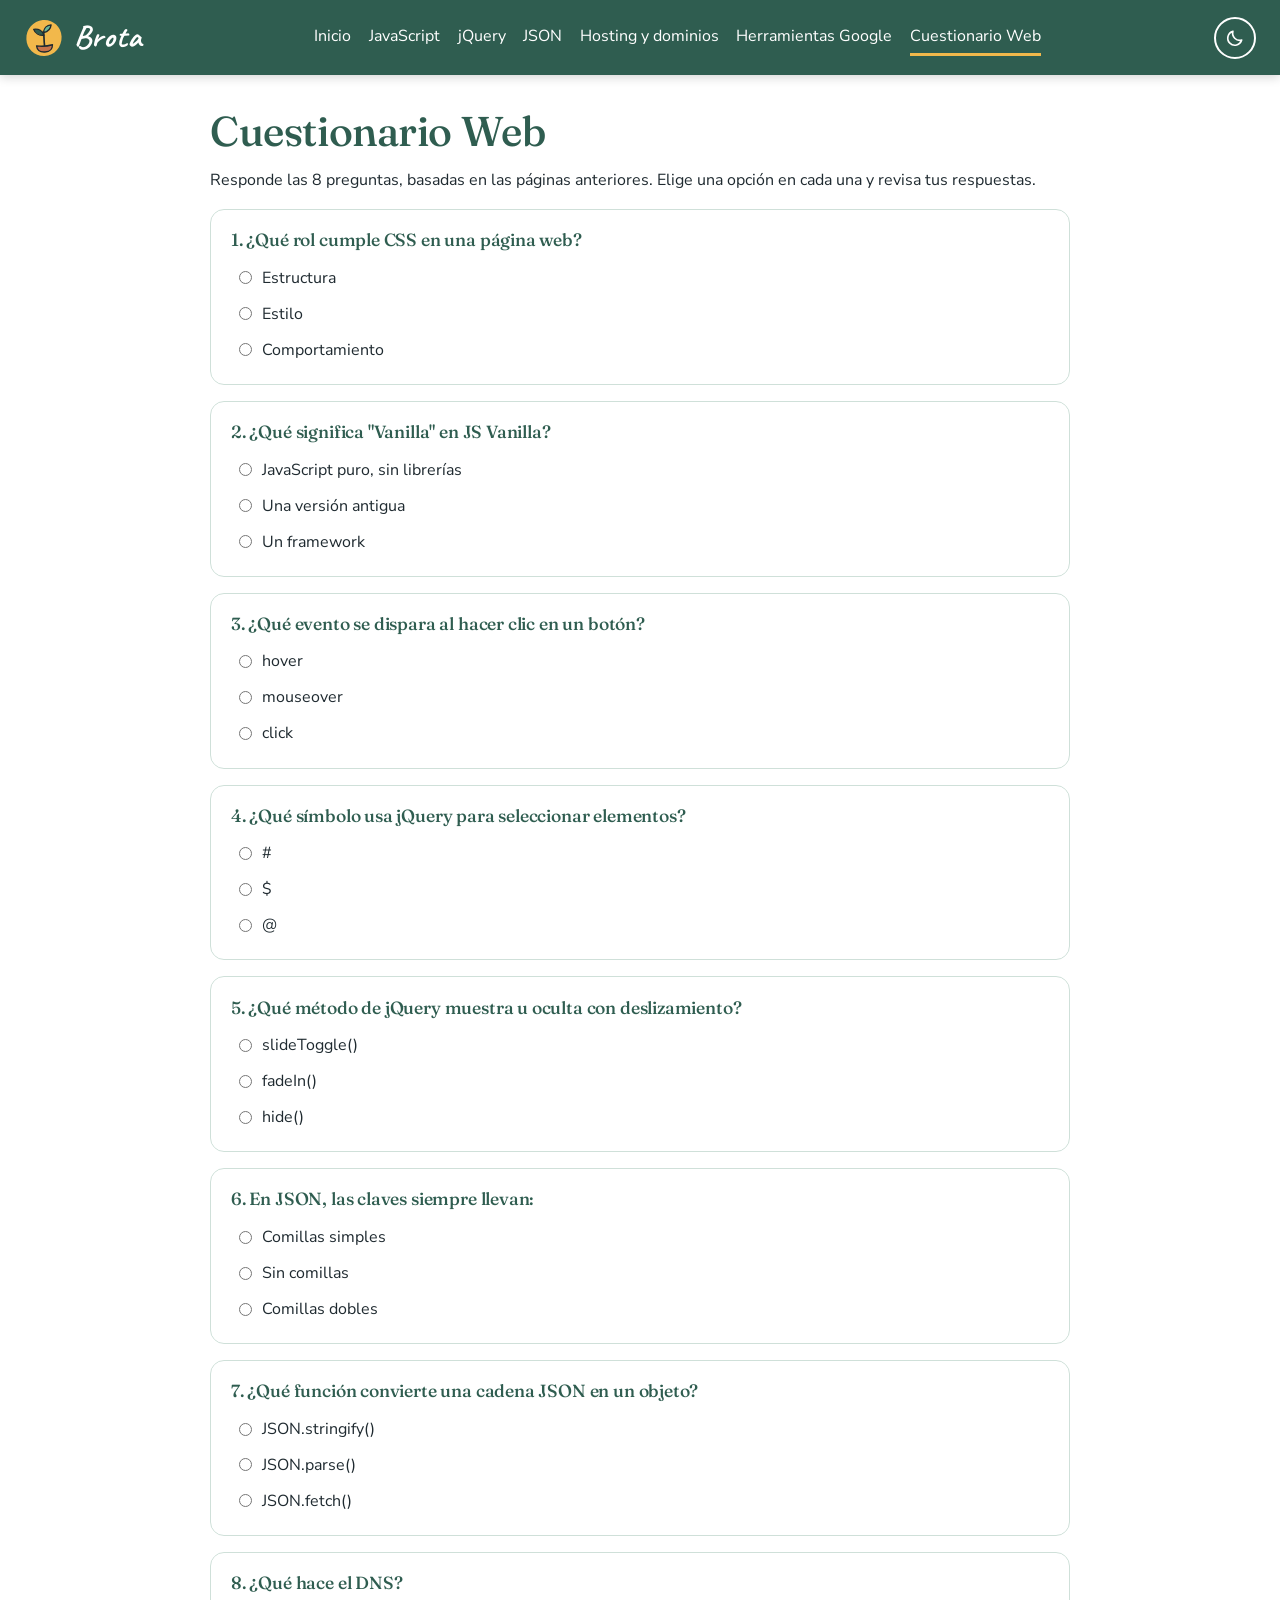
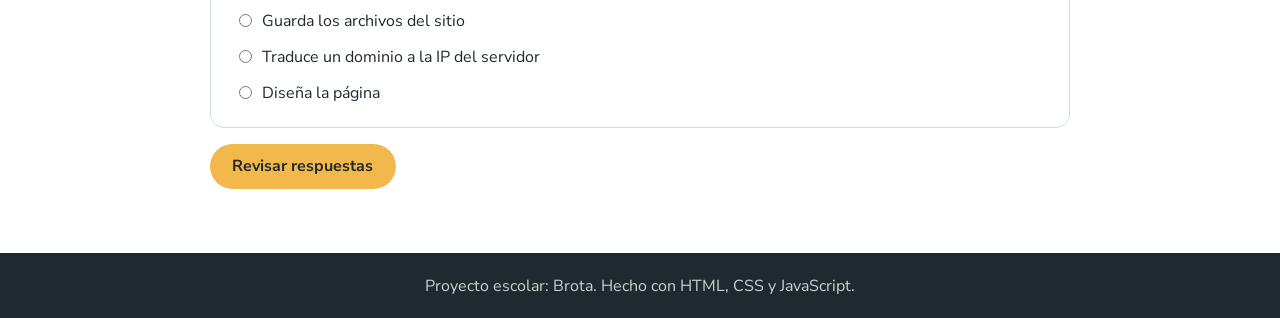
<file: cuestionario.html>
<!DOCTYPE html>
<html lang="es">

<head>
    <meta charset="UTF-8">
    <meta name="viewport" content="width=device-width, initial-scale=1">
    <title>Cuestionario Web | Brota</title>
    <link rel="icon" href="logo.svg">
    <link rel="preconnect" href="https://fonts.googleapis.com">
    <link rel="preconnect" href="https://fonts.gstatic.com" crossorigin>
    <link href="https://fonts.googleapis.com/css2?family=Caveat:wght@700&family=Fraunces:wght@600;700&family=Nunito+Sans:wght@400;700&display=swap" rel="stylesheet">
    <link rel="stylesheet" href="https://cdn.jsdelivr.net/npm/bootstrap@5.3.3/dist/css/bootstrap.min.css">
    <link rel="stylesheet" href="https://cdn.jsdelivr.net/npm/bootstrap-icons@1.11.3/font/bootstrap-icons.min.css">
    <link rel="stylesheet" href="css/estilos.css">
    <link rel="stylesheet" href="css/tema.css">
    <link rel="stylesheet" href="css/extras.css">
    <script>
        (function () {
            var t = null; try { t = localStorage.getItem("tema") } catch (e) { }
            if (!t) t = matchMedia("(prefers-color-scheme: dark)").matches ? "dark" : "light";
            document.documentElement.setAttribute("data-tema", t); document.documentElement.setAttribute("data-bs-theme", t)
        })();
    </script>
</head>

<body>
    <header><a class="marca" href="index.html"><img src="logo.svg" alt="" width="40" height="40"><span>Brota</span></a>
        <nav><a href="index.html">Inicio</a><a href="javascript.html">JavaScript</a><a href="jquery.html">jQuery</a><a
                href="json.html">JSON</a><a href="hosting.html">Hosting y dominios</a><a href="herramientas.html">Herramientas Google</a><a href="cuestionario.html"
                aria-current=page>Cuestionario Web</a></nav>
        <button id="btnTema" type="button" class="tema-btn" aria-label="Cambiar a modo oscuro"><svg viewBox="0 0 24 24" width="20" height="20" fill="none" stroke="currentColor" stroke-width="2" stroke-linecap="round" stroke-linejoin="round" aria-hidden="true"><path d="M20 14.5A8.5 8.5 0 0 1 9.5 4a8.5 8.5 0 1 0 10.5 10.5z"/></svg></button>
    </header>
    <main>
        <h1>Cuestionario Web</h1>
        <p>Responde las 8 preguntas, basadas en las páginas anteriores. Elige una opción en cada una y revisa tus
            respuestas.</p>
        <div id="quiz"></div><button class="btn" id="revisar">Revisar respuestas</button>
        <p id="nota" role="status"></p>
    </main>
    <footer>Proyecto escolar: Brota. Hecho con HTML, CSS y JavaScript.</footer>
    <script src="https://cdnjs.cloudflare.com/ajax/libs/jquery/3.7.1/jquery.min.js"></script>
    <script src="js/main.js"></script>
    <script src="https://cdn.jsdelivr.net/npm/bootstrap@5.3.3/dist/js/bootstrap.bundle.min.js"></script>
    <script src="js/tema.js"></script>
</body>

</html>
</file>
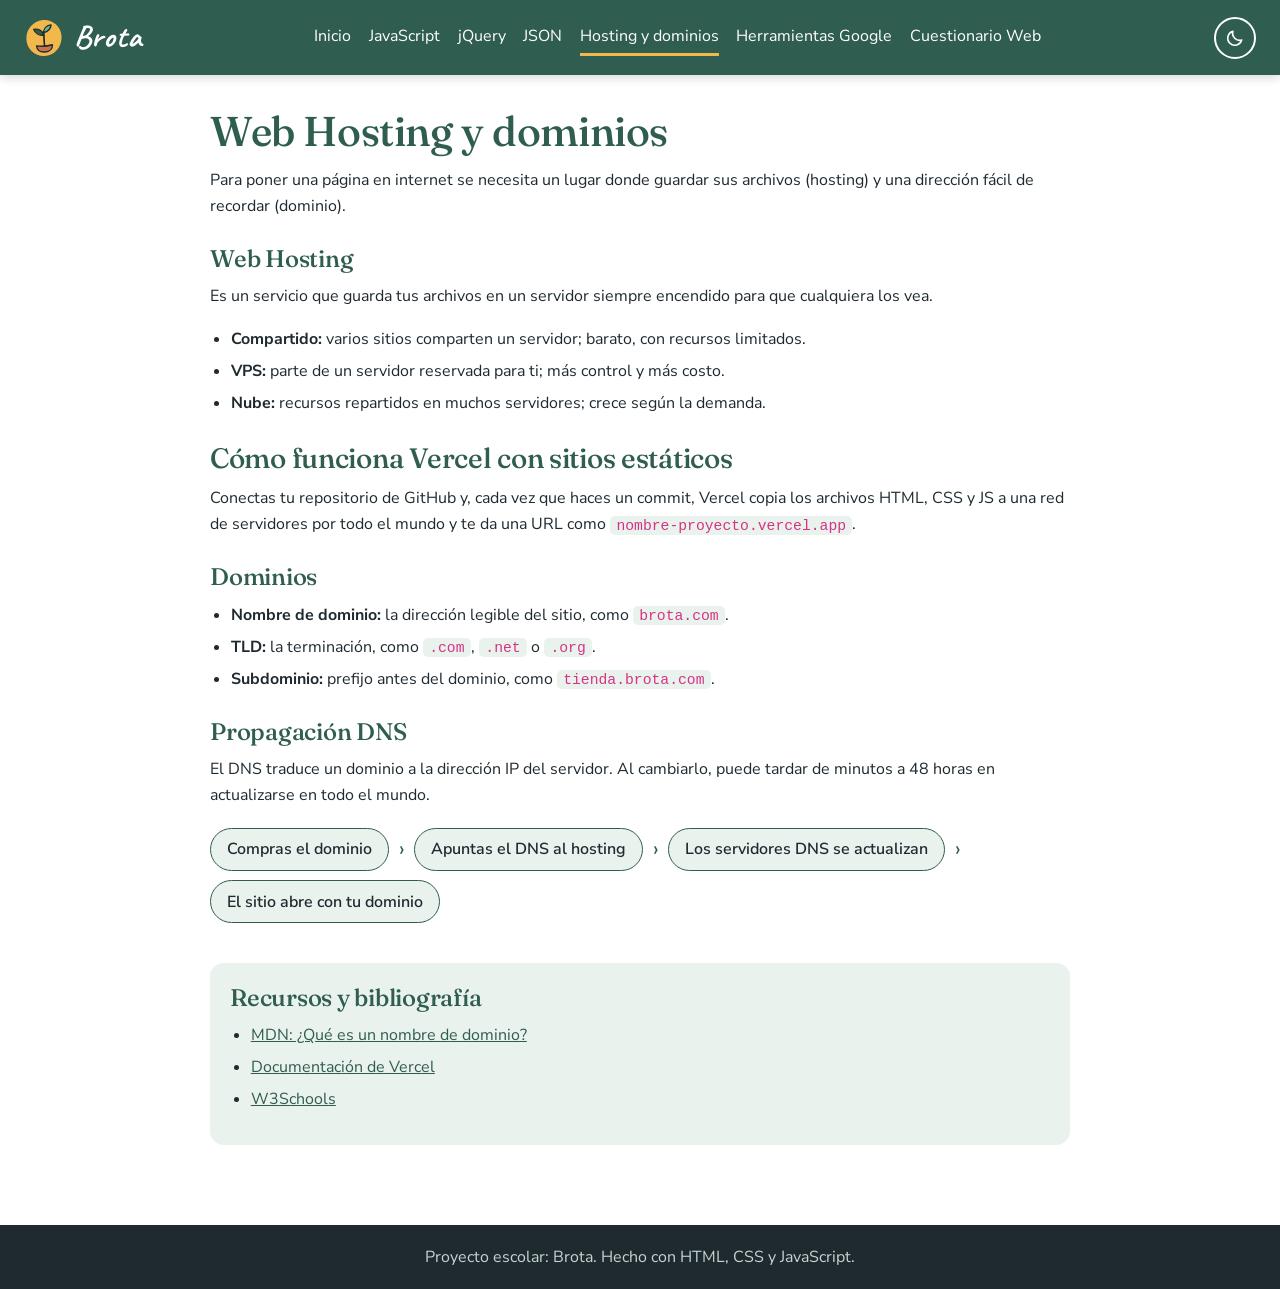
<file: hosting.html>
<!DOCTYPE html>
<html lang="es">

<head>
    <meta charset="UTF-8">
    <meta name="viewport" content="width=device-width, initial-scale=1">
    <title>Hosting y dominios | Brota</title>
    <link rel="icon" href="logo.svg">
    <link rel="preconnect" href="https://fonts.googleapis.com">
    <link rel="preconnect" href="https://fonts.gstatic.com" crossorigin>
    <link href="https://fonts.googleapis.com/css2?family=Caveat:wght@700&family=Fraunces:wght@600;700&family=Nunito+Sans:wght@400;700&display=swap" rel="stylesheet">
    <link rel="stylesheet" href="https://cdn.jsdelivr.net/npm/bootstrap@5.3.3/dist/css/bootstrap.min.css">
    <link rel="stylesheet" href="https://cdn.jsdelivr.net/npm/bootstrap-icons@1.11.3/font/bootstrap-icons.min.css">
    <link rel="stylesheet" href="css/estilos.css">
    <link rel="stylesheet" href="css/tema.css">
    <link rel="stylesheet" href="css/extras.css">
    <script>
        (function () {
            var t = null; try { t = localStorage.getItem("tema") } catch (e) { }
            if (!t) t = matchMedia("(prefers-color-scheme: dark)").matches ? "dark" : "light";
            document.documentElement.setAttribute("data-tema", t); document.documentElement.setAttribute("data-bs-theme", t)
        })();
    </script>
</head>

<body>
    <header><a class="marca" href="index.html"><img src="logo.svg" alt="" width="40" height="40"><span>Brota</span></a>
        <nav><a href="index.html">Inicio</a><a href="javascript.html">JavaScript</a><a href="jquery.html">jQuery</a><a
                href="json.html">JSON</a><a href="hosting.html" aria-current=page>Hosting y dominios</a><a href="herramientas.html">Herramientas Google</a><a href="cuestionario.html">Cuestionario Web</a></nav>
        <button id="btnTema" type="button" class="tema-btn" aria-label="Cambiar a modo oscuro"><svg viewBox="0 0 24 24" width="20" height="20" fill="none" stroke="currentColor" stroke-width="2" stroke-linecap="round" stroke-linejoin="round" aria-hidden="true"><path d="M20 14.5A8.5 8.5 0 0 1 9.5 4a8.5 8.5 0 1 0 10.5 10.5z"/></svg></button>
    </header>
    <main>
        <h1>Web Hosting y dominios</h1>
        <p>Para poner una página en internet se necesita un lugar donde guardar sus archivos (hosting) y una dirección
            fácil de recordar (dominio).</p>
        <h2>Web Hosting</h2>
        <p>Es un servicio que guarda tus archivos en un servidor siempre encendido para que cualquiera los vea.</p>
        <ul>
            <li><b>Compartido:</b> varios sitios comparten un servidor; barato, con recursos limitados.</li>
            <li><b>VPS:</b> parte de un servidor reservada para ti; más control y más costo.</li>
            <li><b>Nube:</b> recursos repartidos en muchos servidores; crece según la demanda.</li>
        </ul>
        <h3>Cómo funciona Vercel con sitios estáticos</h3>
        <p>Conectas tu repositorio de GitHub y, cada vez que haces un commit, Vercel copia los archivos HTML, CSS y JS a
            una red de servidores por todo el mundo y te da una URL como <code>nombre-proyecto.vercel.app</code>.</p>
        <h2>Dominios</h2>
        <ul>
            <li><b>Nombre de dominio:</b> la dirección legible del sitio, como <code>brota.com</code>.</li>
            <li><b>TLD:</b> la terminación, como <code>.com</code>, <code>.net</code> o <code>.org</code>.</li>
            <li><b>Subdominio:</b> prefijo antes del dominio, como <code>tienda.brota.com</code>.</li>
        </ul>
        <h2>Propagación DNS</h2>
        <p>El DNS traduce un dominio a la dirección IP del servidor. Al cambiarlo, puede tardar de minutos a 48 horas en
            actualizarse en todo el mundo.</p>
        <div class="flujo"><span>Compras el dominio</span><i>›</i><span>Apuntas el DNS al
                hosting</span><i>›</i><span>Los servidores DNS se actualizan</span><i>›</i><span>El sitio abre con tu
                dominio</span></div>
        <section class="res">
            <h2>Recursos y bibliografía</h2>
            <ul>
                <li><a href="https://developer.mozilla.org/es/docs/Learn_web_development/Howto/Web_mechanics/What_is_a_domain_name"
                        target="_blank" rel="noopener">MDN: ¿Qué es un nombre de dominio?</a></li>
                <li><a href="https://vercel.com/docs" target="_blank" rel="noopener">Documentación de Vercel</a></li>
                <li><a href="https://www.w3schools.com/" target="_blank" rel="noopener">W3Schools</a></li>
            </ul>
        </section>
    </main>
    <footer>Proyecto escolar: Brota. Hecho con HTML, CSS y JavaScript.</footer>
    <script src="https://cdnjs.cloudflare.com/ajax/libs/jquery/3.7.1/jquery.min.js"></script>
    <script src="js/main.js"></script>
    <script src="https://cdn.jsdelivr.net/npm/bootstrap@5.3.3/dist/js/bootstrap.bundle.min.js"></script>
    <script src="js/tema.js"></script>
</body>

</html>
</file>
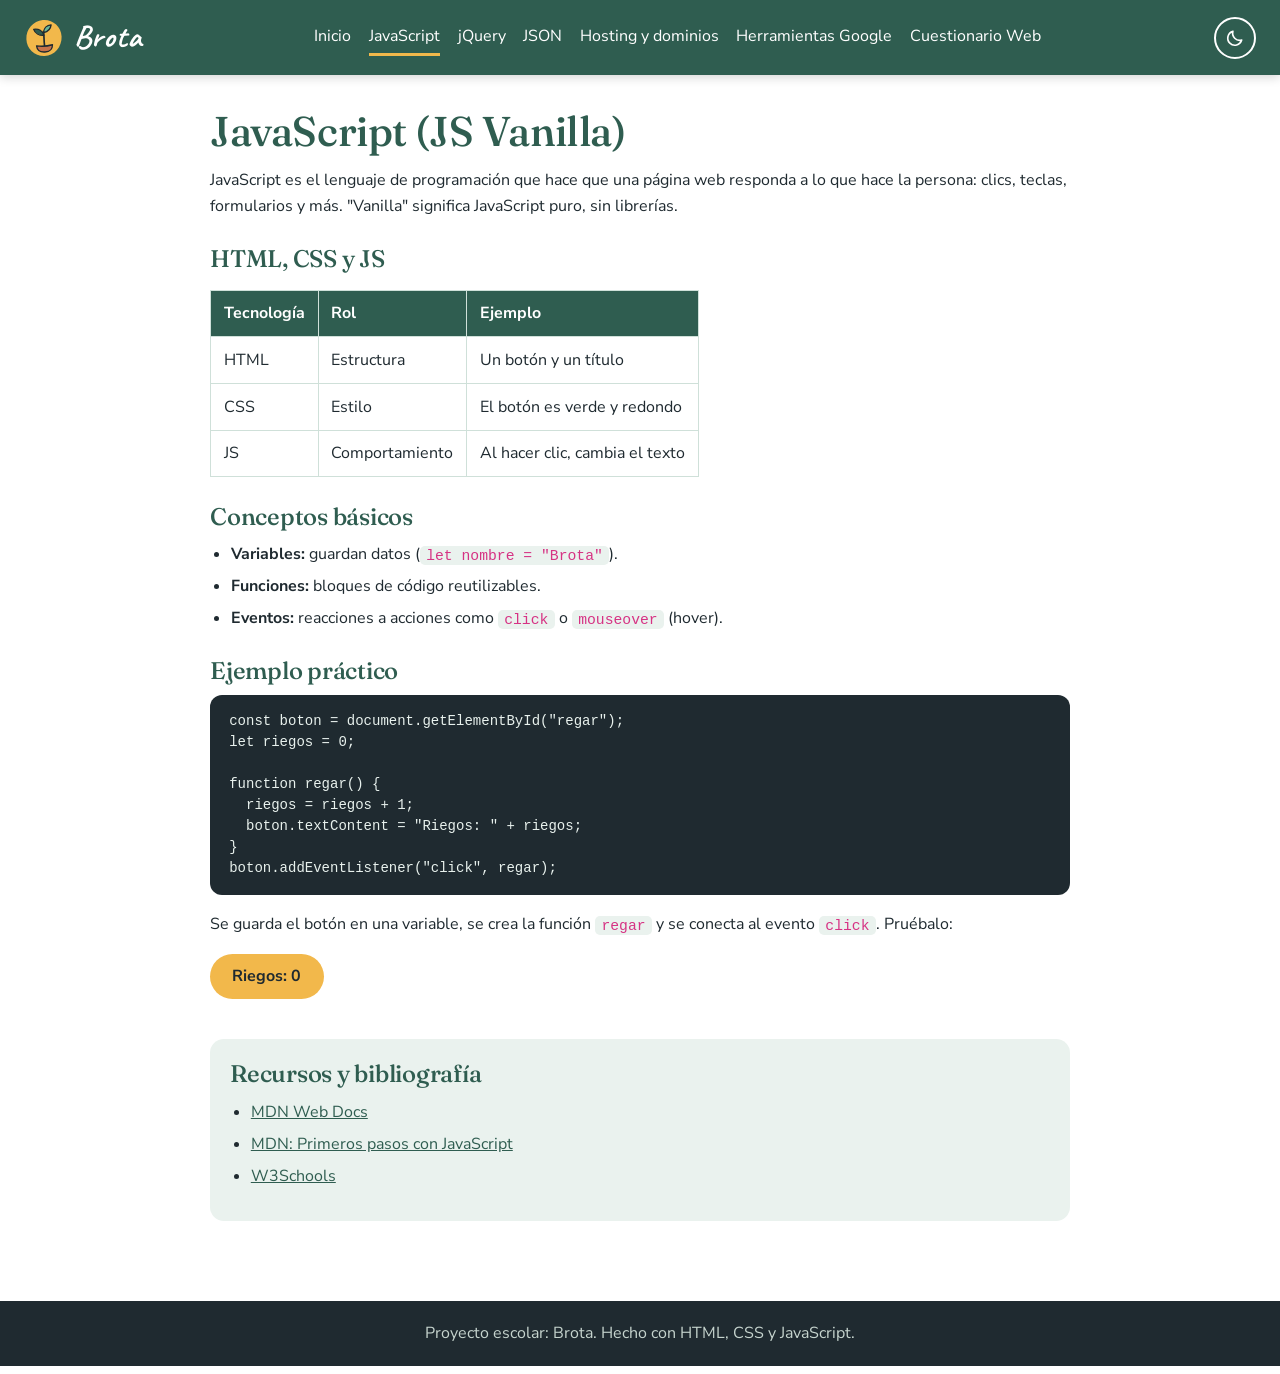
<file: javascript.html>
<!DOCTYPE html>
<html lang="es">

<head>
  <meta charset="UTF-8">
  <meta name="viewport" content="width=device-width, initial-scale=1">
  <title>JavaScript | Brota</title>
  <link rel="icon" href="logo.svg">
  <link rel="preconnect" href="https://fonts.googleapis.com">
    <link rel="preconnect" href="https://fonts.gstatic.com" crossorigin>
    <link href="https://fonts.googleapis.com/css2?family=Caveat:wght@700&family=Fraunces:wght@600;700&family=Nunito+Sans:wght@400;700&display=swap" rel="stylesheet">
    <link rel="stylesheet" href="https://cdn.jsdelivr.net/npm/bootstrap@5.3.3/dist/css/bootstrap.min.css">
    <link rel="stylesheet" href="https://cdn.jsdelivr.net/npm/bootstrap-icons@1.11.3/font/bootstrap-icons.min.css">
    <link rel="stylesheet" href="css/estilos.css">
    <link rel="stylesheet" href="css/tema.css">
    <link rel="stylesheet" href="css/extras.css">
    <script>
        (function () {
            var t = null; try { t = localStorage.getItem("tema") } catch (e) { }
            if (!t) t = matchMedia("(prefers-color-scheme: dark)").matches ? "dark" : "light";
            document.documentElement.setAttribute("data-tema", t); document.documentElement.setAttribute("data-bs-theme", t)
        })();
    </script>
</head>

<body>
  <header><a class="marca" href="index.html"><img src="logo.svg" alt="" width="40" height="40"><span>Brota</span></a>
    <nav><a href="index.html">Inicio</a><a href="javascript.html" aria-current=page>JavaScript</a><a
        href="jquery.html">jQuery</a><a href="json.html">JSON</a><a href="hosting.html">Hosting y dominios</a><a href="herramientas.html">Herramientas Google</a><a href="cuestionario.html">Cuestionario Web</a></nav>
        <button id="btnTema" type="button" class="tema-btn" aria-label="Cambiar a modo oscuro"><svg viewBox="0 0 24 24" width="20" height="20" fill="none" stroke="currentColor" stroke-width="2" stroke-linecap="round" stroke-linejoin="round" aria-hidden="true"><path d="M20 14.5A8.5 8.5 0 0 1 9.5 4a8.5 8.5 0 1 0 10.5 10.5z"/></svg></button>
  </header>
  <main>
    <h1>JavaScript (JS Vanilla)</h1>
    <p>JavaScript es el lenguaje de programación que hace que una página web responda a lo que hace la persona: clics,
      teclas, formularios y más. "Vanilla" significa JavaScript puro, sin librerías.</p>
    <h2>HTML, CSS y JS</h2>
    <table>
      <tr>
        <th>Tecnología</th>
        <th>Rol</th>
        <th>Ejemplo</th>
      </tr>
      <tr>
        <td>HTML</td>
        <td>Estructura</td>
        <td>Un botón y un título</td>
      </tr>
      <tr>
        <td>CSS</td>
        <td>Estilo</td>
        <td>El botón es verde y redondo</td>
      </tr>
      <tr>
        <td>JS</td>
        <td>Comportamiento</td>
        <td>Al hacer clic, cambia el texto</td>
      </tr>
    </table>
    <h2>Conceptos básicos</h2>
    <ul>
      <li><b>Variables:</b> guardan datos (<code>let nombre = "Brota"</code>).</li>
      <li><b>Funciones:</b> bloques de código reutilizables.</li>
      <li><b>Eventos:</b> reacciones a acciones como <code>click</code> o <code>mouseover</code> (hover).</li>
    </ul>
    <h2>Ejemplo práctico</h2>
    <pre><code>const boton = document.getElementById("regar");
let riegos = 0;

function regar() {
  riegos = riegos + 1;
  boton.textContent = "Riegos: " + riegos;
}
boton.addEventListener("click", regar);</code></pre>
    <p>Se guarda el botón en una variable, se crea la función <code>regar</code> y se conecta al evento
      <code>click</code>. Pruébalo:</p>
    <button class="btn" id="regar">Riegos: 0</button>
    <section class="res">
      <h2>Recursos y bibliografía</h2>
      <ul>
        <li><a href="https://developer.mozilla.org/es/" target="_blank" rel="noopener">MDN Web Docs</a></li>
        <li><a href="https://developer.mozilla.org/es/docs/Learn_web_development/Core/Scripting" target="_blank"
            rel="noopener">MDN: Primeros pasos con JavaScript</a></li>
        <li><a href="https://www.w3schools.com/" target="_blank" rel="noopener">W3Schools</a></li>
      </ul>
    </section>
  </main>
  <footer>Proyecto escolar: Brota. Hecho con HTML, CSS y JavaScript.</footer>
  <script src="https://cdnjs.cloudflare.com/ajax/libs/jquery/3.7.1/jquery.min.js"></script>
  <script src="js/main.js"></script>
    <script src="https://cdn.jsdelivr.net/npm/bootstrap@5.3.3/dist/js/bootstrap.bundle.min.js"></script>
    <script src="js/tema.js"></script>
</body>

</html>
</file>
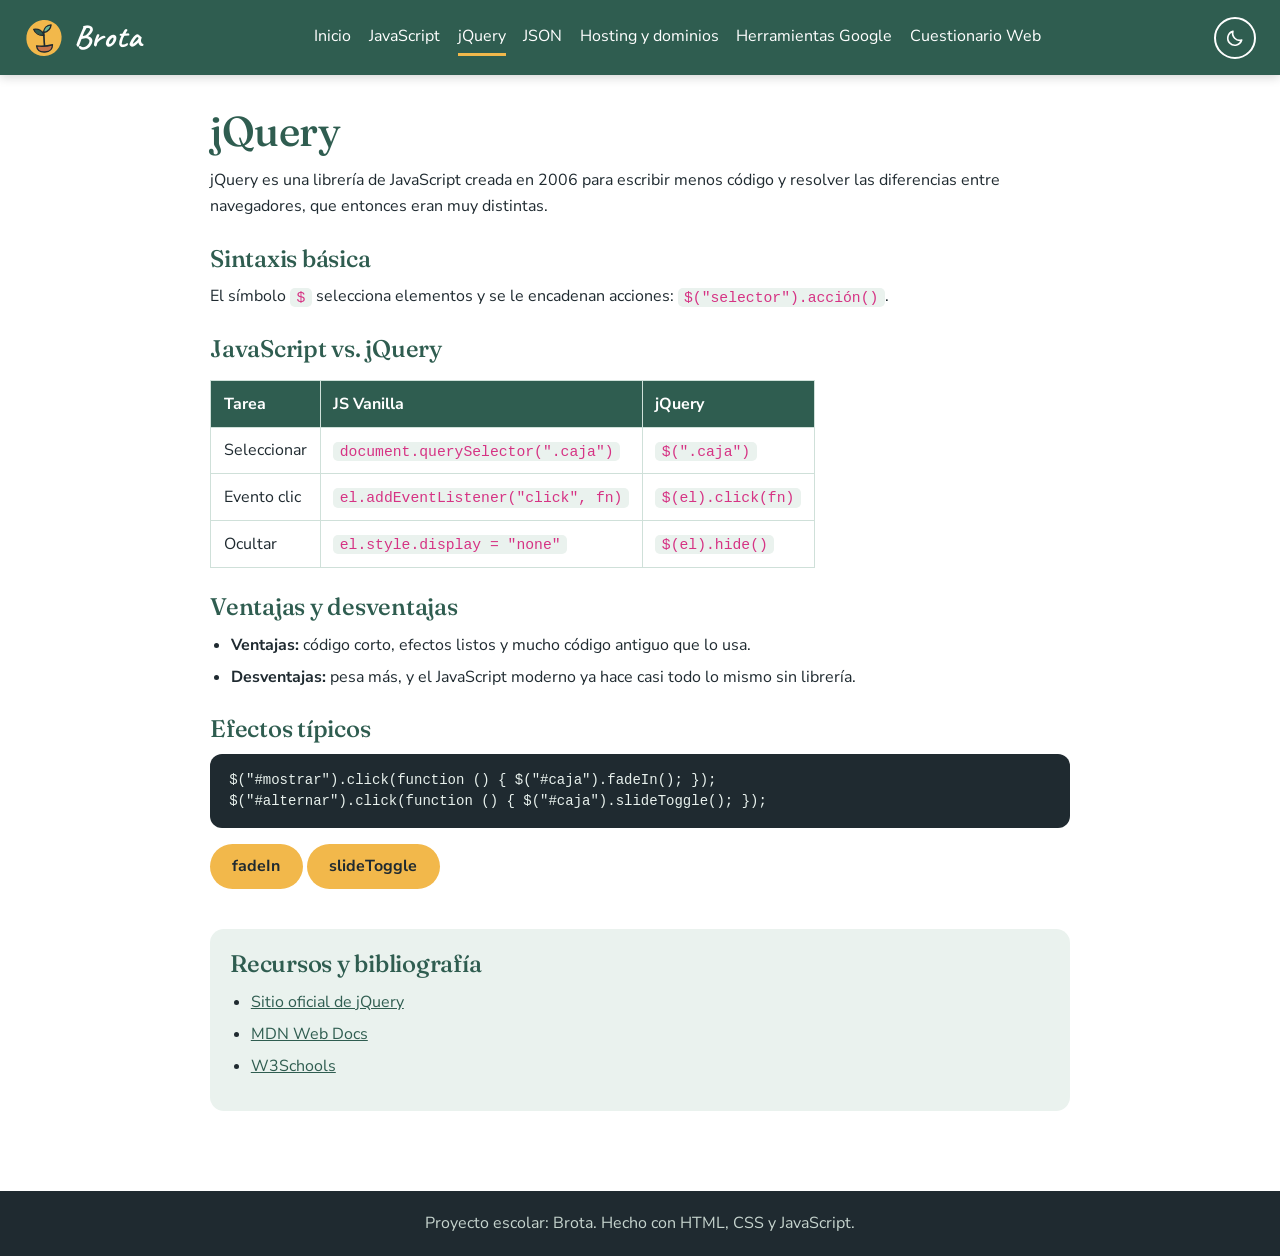
<file: jquery.html>
<!DOCTYPE html>
<html lang="es">

<head>
    <meta charset="UTF-8">
    <meta name="viewport" content="width=device-width, initial-scale=1">
    <title>jQuery | Brota</title>
    <link rel="icon" href="logo.svg">
    <link rel="preconnect" href="https://fonts.googleapis.com">
    <link rel="preconnect" href="https://fonts.gstatic.com" crossorigin>
    <link href="https://fonts.googleapis.com/css2?family=Caveat:wght@700&family=Fraunces:wght@600;700&family=Nunito+Sans:wght@400;700&display=swap" rel="stylesheet">
    <link rel="stylesheet" href="https://cdn.jsdelivr.net/npm/bootstrap@5.3.3/dist/css/bootstrap.min.css">
    <link rel="stylesheet" href="https://cdn.jsdelivr.net/npm/bootstrap-icons@1.11.3/font/bootstrap-icons.min.css">
    <link rel="stylesheet" href="css/estilos.css">
    <link rel="stylesheet" href="css/tema.css">
    <link rel="stylesheet" href="css/extras.css">
    <script>
        (function () {
            var t = null; try { t = localStorage.getItem("tema") } catch (e) { }
            if (!t) t = matchMedia("(prefers-color-scheme: dark)").matches ? "dark" : "light";
            document.documentElement.setAttribute("data-tema", t); document.documentElement.setAttribute("data-bs-theme", t)
        })();
    </script>
</head>

<body>
    <header><a class="marca" href="index.html"><img src="logo.svg" alt="" width="40" height="40"><span>Brota</span></a>
        <nav><a href="index.html">Inicio</a><a href="javascript.html">JavaScript</a><a href="jquery.html"
                aria-current=page>jQuery</a><a href="json.html">JSON</a><a href="hosting.html">Hosting y dominios</a><a href="herramientas.html">Herramientas Google</a><a href="cuestionario.html">Cuestionario Web</a></nav>
        <button id="btnTema" type="button" class="tema-btn" aria-label="Cambiar a modo oscuro"><svg viewBox="0 0 24 24" width="20" height="20" fill="none" stroke="currentColor" stroke-width="2" stroke-linecap="round" stroke-linejoin="round" aria-hidden="true"><path d="M20 14.5A8.5 8.5 0 0 1 9.5 4a8.5 8.5 0 1 0 10.5 10.5z"/></svg></button>
    </header>
    <main>
        <h1>jQuery</h1>
        <p>jQuery es una librería de JavaScript creada en 2006 para escribir menos código y resolver las diferencias
            entre navegadores, que entonces eran muy distintas.</p>
        <h2>Sintaxis básica</h2>
        <p>El símbolo <code>$</code> selecciona elementos y se le encadenan acciones:
            <code>$("selector").acción()</code>.</p>
        <h2>JavaScript vs. jQuery</h2>
        <table>
            <tr>
                <th>Tarea</th>
                <th>JS Vanilla</th>
                <th>jQuery</th>
            </tr>
            <tr>
                <td>Seleccionar</td>
                <td><code>document.querySelector(".caja")</code></td>
                <td><code>$(".caja")</code></td>
            </tr>
            <tr>
                <td>Evento clic</td>
                <td><code>el.addEventListener("click", fn)</code></td>
                <td><code>$(el).click(fn)</code></td>
            </tr>
            <tr>
                <td>Ocultar</td>
                <td><code>el.style.display = "none"</code></td>
                <td><code>$(el).hide()</code></td>
            </tr>
        </table>
        <h2>Ventajas y desventajas</h2>
        <ul>
            <li><b>Ventajas:</b> código corto, efectos listos y mucho código antiguo que lo usa.</li>
            <li><b>Desventajas:</b> pesa más, y el JavaScript moderno ya hace casi todo lo mismo sin librería.</li>
        </ul>
        <h2>Efectos típicos</h2>
        <pre><code>$("#mostrar").click(function () { $("#caja").fadeIn(); });
$("#alternar").click(function () { $("#caja").slideToggle(); });</code></pre>
        <button class="btn" id="mostrar">fadeIn</button> <button class="btn" id="alternar">slideToggle</button>
        <div id="caja" class="caja">Hola, soy una caja animada con jQuery.</div>
        <section class="res">
            <h2>Recursos y bibliografía</h2>
            <ul>
                <li><a href="https://jquery.com/" target="_blank" rel="noopener">Sitio oficial de jQuery</a></li>
                <li><a href="https://developer.mozilla.org/es/" target="_blank" rel="noopener">MDN Web Docs</a></li>
                <li><a href="https://www.w3schools.com/" target="_blank" rel="noopener">W3Schools</a></li>
            </ul>
        </section>
    </main>
    <footer>Proyecto escolar: Brota. Hecho con HTML, CSS y JavaScript.</footer>
    <script src="https://cdnjs.cloudflare.com/ajax/libs/jquery/3.7.1/jquery.min.js"></script>
    <script src="js/main.js"></script>
    <script src="https://cdn.jsdelivr.net/npm/bootstrap@5.3.3/dist/js/bootstrap.bundle.min.js"></script>
    <script src="js/tema.js"></script>
</body>

</html>
</file>
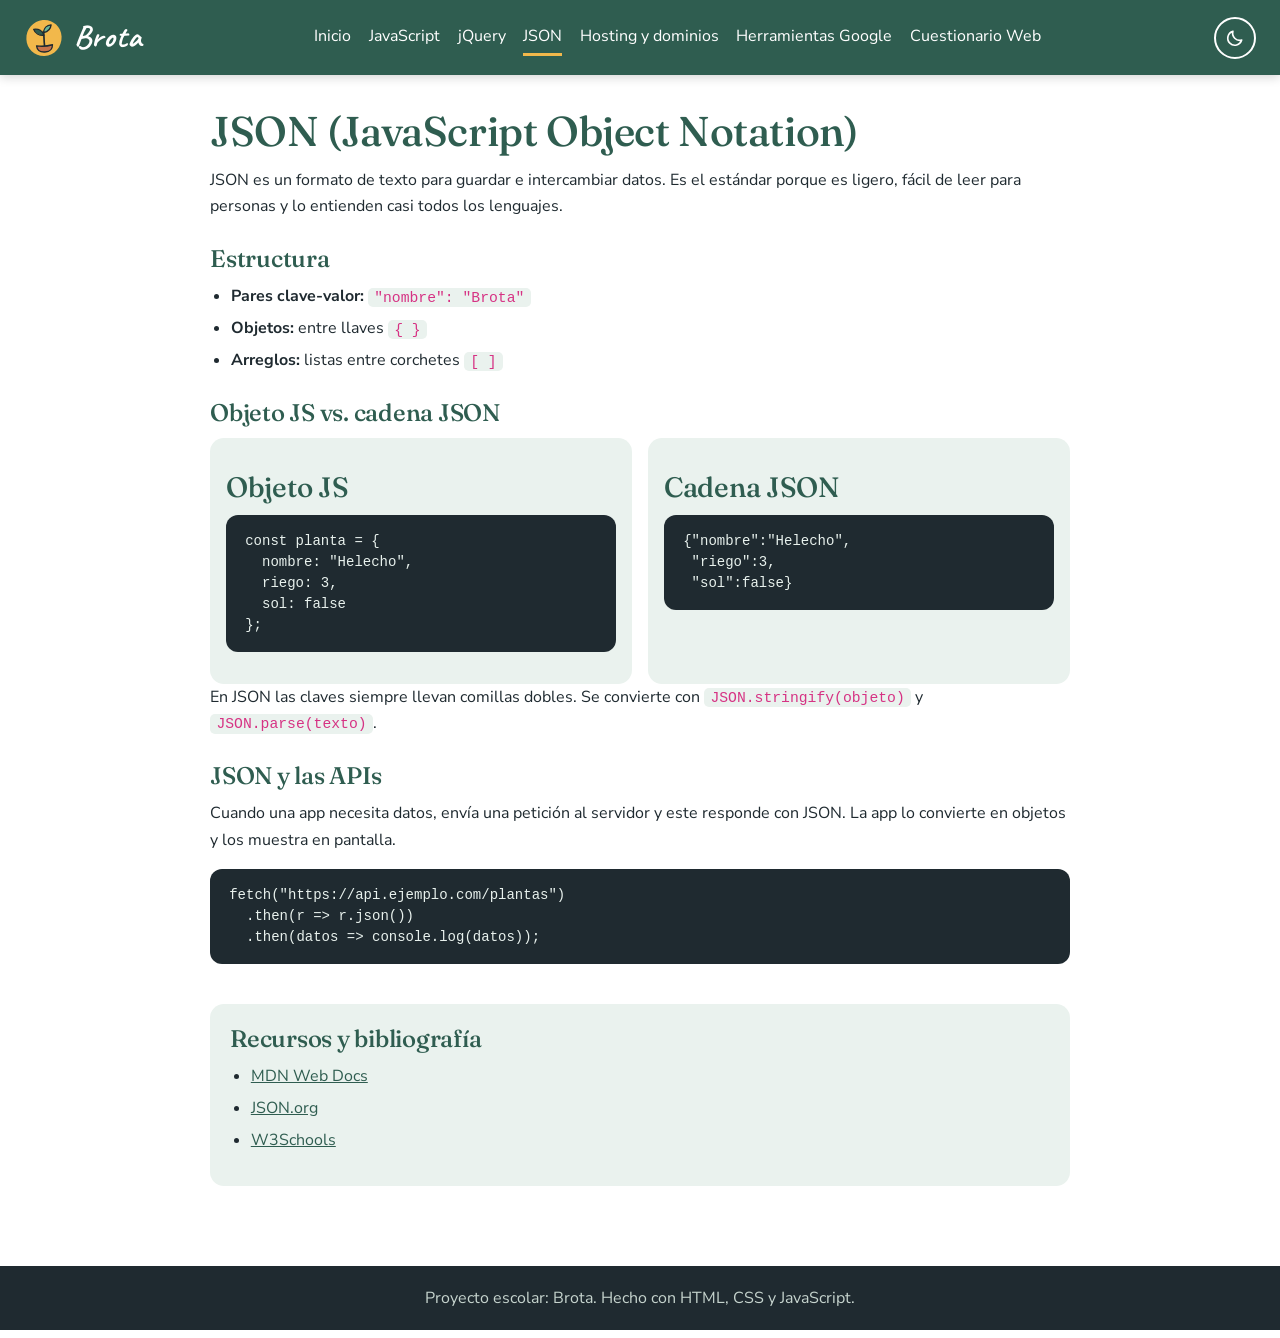
<file: json.html>
<!DOCTYPE html>
<html lang="es">

<head>
  <meta charset="UTF-8">
  <meta name="viewport" content="width=device-width, initial-scale=1">
  <title>JSON | Brota</title>
  <link rel="icon" href="logo.svg">
  <link rel="preconnect" href="https://fonts.googleapis.com">
    <link rel="preconnect" href="https://fonts.gstatic.com" crossorigin>
    <link href="https://fonts.googleapis.com/css2?family=Caveat:wght@700&family=Fraunces:wght@600;700&family=Nunito+Sans:wght@400;700&display=swap" rel="stylesheet">
    <link rel="stylesheet" href="https://cdn.jsdelivr.net/npm/bootstrap@5.3.3/dist/css/bootstrap.min.css">
    <link rel="stylesheet" href="https://cdn.jsdelivr.net/npm/bootstrap-icons@1.11.3/font/bootstrap-icons.min.css">
    <link rel="stylesheet" href="css/estilos.css">
    <link rel="stylesheet" href="css/tema.css">
    <link rel="stylesheet" href="css/extras.css">
    <script>
        (function () {
            var t = null; try { t = localStorage.getItem("tema") } catch (e) { }
            if (!t) t = matchMedia("(prefers-color-scheme: dark)").matches ? "dark" : "light";
            document.documentElement.setAttribute("data-tema", t); document.documentElement.setAttribute("data-bs-theme", t)
        })();
    </script>
</head>

<body>
  <header><a class="marca" href="index.html"><img src="logo.svg" alt="" width="40" height="40"><span>Brota</span></a>
    <nav><a href="index.html">Inicio</a><a href="javascript.html">JavaScript</a><a href="jquery.html">jQuery</a><a
        href="json.html" aria-current=page>JSON</a><a href="hosting.html">Hosting y dominios</a><a href="herramientas.html">Herramientas Google</a><a href="cuestionario.html">Cuestionario Web</a></nav>
        <button id="btnTema" type="button" class="tema-btn" aria-label="Cambiar a modo oscuro"><svg viewBox="0 0 24 24" width="20" height="20" fill="none" stroke="currentColor" stroke-width="2" stroke-linecap="round" stroke-linejoin="round" aria-hidden="true"><path d="M20 14.5A8.5 8.5 0 0 1 9.5 4a8.5 8.5 0 1 0 10.5 10.5z"/></svg></button>
  </header>
  <main>
    <h1>JSON (JavaScript Object Notation)</h1>
    <p>JSON es un formato de texto para guardar e intercambiar datos. Es el estándar porque es ligero, fácil de leer
      para personas y lo entienden casi todos los lenguajes.</p>
    <h2>Estructura</h2>
    <ul>
      <li><b>Pares clave-valor:</b> <code>"nombre": "Brota"</code></li>
      <li><b>Objetos:</b> entre llaves <code>{ }</code></li>
      <li><b>Arreglos:</b> listas entre corchetes <code>[ ]</code></li>
    </ul>
    <h2>Objeto JS vs. cadena JSON</h2>
    <div class="dos">
      <div>
        <h3>Objeto JS</h3>
        <pre><code>const planta = {
  nombre: "Helecho",
  riego: 3,
  sol: false
};</code></pre>
      </div>
      <div>
        <h3>Cadena JSON</h3>
        <pre><code>{"nombre":"Helecho",
 "riego":3,
 "sol":false}</code></pre>
      </div>
    </div>
    <p>En JSON las claves siempre llevan comillas dobles. Se convierte con <code>JSON.stringify(objeto)</code> y
      <code>JSON.parse(texto)</code>.
    </p>
    <h2>JSON y las APIs</h2>
    <p>Cuando una app necesita datos, envía una petición al servidor y este responde con JSON. La app lo convierte en
      objetos y los muestra en pantalla.</p>
    <pre><code>fetch("https://api.ejemplo.com/plantas")
  .then(r =&gt; r.json())
  .then(datos =&gt; console.log(datos));</code></pre>
    <section class="res">
      <h2>Recursos y bibliografía</h2>
      <ul>
        <li><a href="https://developer.mozilla.org/es/" target="_blank" rel="noopener">MDN Web Docs</a></li>
        <li><a href="https://www.json.org/json-es.html" target="_blank" rel="noopener">JSON.org</a></li>
        <li><a href="https://www.w3schools.com/" target="_blank" rel="noopener">W3Schools</a></li>
      </ul>
    </section>
  </main>
  <footer>Proyecto escolar: Brota. Hecho con HTML, CSS y JavaScript.</footer>
  <script src="https://cdnjs.cloudflare.com/ajax/libs/jquery/3.7.1/jquery.min.js"></script>
  <script src="js/main.js"></script>
    <script src="https://cdn.jsdelivr.net/npm/bootstrap@5.3.3/dist/js/bootstrap.bundle.min.js"></script>
    <script src="js/tema.js"></script>
</body>

</html>
</file>
<file: css/estilos.css>
/* Brota - estilos principales */
:root{--verde:#2F5D50;--amarillo:#F2B84B;--carbon:#1F2A30;--suave:#EAF2EE;--borde:#cfe0d9}
*{box-sizing:border-box}
html{scroll-behavior:smooth}
body{margin:0;font-family:system-ui,-apple-system,"Segoe UI",Roboto,sans-serif;line-height:1.65;color:var(--carbon);background:#fff;
  min-height:100vh;display:flex;flex-direction:column}
h1,h2,h3{line-height:1.2;color:var(--verde);margin:1.6rem 0 .6rem}
h1{font-size:clamp(1.8rem,4vw,2.6rem);margin-top:.5rem}
h2{font-size:1.5rem}
a{color:var(--verde)}
img{max-width:100%;height:auto}

/* Cabecera */
header{background:var(--verde);color:#fff;display:flex;align-items:center;flex-wrap:wrap;gap:.6rem 1.25rem;padding:.7rem 1.5rem;
  position:sticky;top:0;z-index:50;box-shadow:0 2px 10px rgba(0,0,0,.18)}
header a{color:#fff;text-decoration:none}
.marca{display:flex;align-items:center;gap:.6rem;font-size:1.5rem;font-weight:800}
nav{display:flex;flex-wrap:wrap;gap:.3rem 1.1rem;margin-left:auto}
nav a{padding:.25rem 0;border-bottom:3px solid transparent;transition:border-color .2s}
nav a:hover,nav a[aria-current=page]{border-bottom-color:var(--amarillo)}

/* Contenido */
main{width:100%;max-width:900px;margin:0 auto;padding:1.5rem 1.25rem 3rem;flex:1}
section{margin:2rem 0}
ul{padding-left:1.3rem}
li{margin:.35rem 0}
code{background:var(--suave);padding:.1rem .4rem;border-radius:5px;font-family:Consolas,Menlo,monospace;font-size:.92em}
pre{background:var(--carbon);color:#e8f1ed;padding:1rem 1.2rem;border-radius:12px;overflow-x:auto;line-height:1.5}
pre code{background:transparent;padding:0;color:inherit}

/* Botones */
.btn{display:inline-block;background:var(--amarillo);color:var(--carbon);border:0;border-radius:999px;padding:.6rem 1.4rem;
  font:inherit;font-weight:700;text-decoration:none;cursor:pointer;transition:transform .2s,box-shadow .2s}
.btn:hover{transform:translateY(-2px);box-shadow:0 6px 14px rgba(0,0,0,.2)}
.btn:disabled{opacity:.6;cursor:wait}
:focus-visible{outline:3px solid var(--amarillo);outline-offset:3px}

/* Inicio */
.hero{background:var(--suave);border-radius:20px;padding:2.5rem 1.75rem;margin-top:1rem}
.hero p{font-size:1.15rem;max-width:60ch}
.paleta{display:grid;grid-template-columns:repeat(auto-fit,minmax(180px,1fr));gap:1rem;margin:1rem 0}
.paleta div{color:#fff;border-radius:14px;padding:1.4rem 1rem;display:flex;flex-direction:column;gap:.25rem}

/* Formulario */
form{display:grid;gap:1rem;max-width:560px}
.campo{display:grid;gap:.3rem}
label{font-weight:700}
input,textarea{font:inherit;padding:.65rem .8rem;border:1.5px solid var(--borde);border-radius:10px;background:#fff;color:var(--carbon);width:100%}
input:focus,textarea:focus{border-color:var(--verde);outline:none;box-shadow:0 0 0 3px rgba(47,93,80,.25)}

/* Tablas */
table{width:100%;border-collapse:collapse;margin:1rem 0;display:block;overflow-x:auto}
th,td{border:1px solid var(--borde);padding:.6rem .8rem;text-align:left}
th{background:var(--verde);color:#fff}

/* Comparaciones y recursos */
.dos{display:grid;grid-template-columns:repeat(auto-fit,minmax(260px,1fr));gap:1rem}
.dos>div{background:var(--suave);border-radius:14px;padding:.5rem 1rem 1rem;min-width:0}
.caja{display:none;background:var(--suave);border-left:6px solid var(--verde);border-radius:10px;padding:1rem;margin-top:1rem}
.res{background:var(--suave);border-radius:14px;padding:.5rem 1.25rem 1rem;margin-top:2.5rem}
.res h2{margin-top:.8rem}

/* Flujo (hosting) */
.flujo{display:flex;flex-wrap:wrap;align-items:center;gap:.6rem;margin:1.2rem 0}
.flujo span{background:var(--suave);border:1.5px solid var(--verde);border-radius:999px;padding:.45rem 1rem;font-weight:600}
.flujo i{font-style:normal;font-size:1.4rem;color:var(--verde)}

/* Cuestionario */
.pregunta{border:1.5px solid var(--borde);border-radius:14px;padding:1rem 1.25rem;margin:1rem 0}
.pregunta h3{margin:.2rem 0 .6rem;font-size:1.1rem}
.pregunta label{display:flex;gap:.6rem;align-items:center;font-weight:400;padding:.3rem .5rem;border-radius:8px;cursor:pointer}
.pregunta label:hover{background:var(--suave)}
.pregunta input{width:auto}
.pregunta.ok{border-color:#2e9e5b;background:rgba(46,158,91,.08)}
.pregunta.mal{border-color:#d64545;background:rgba(214,69,69,.08)}
#nota{font-weight:800;font-size:1.2rem;margin-top:1rem}

/* Pie */
footer{background:var(--carbon);color:#c6d4ce;text-align:center;padding:1.2rem}

@media (max-width:640px){nav{margin-left:0}header{padding:.7rem 1rem}}
@media (prefers-reduced-motion:reduce){html{scroll-behavior:auto}*{transition:none!important}}
</file>
<file: css/tema.css>
/* Modo claro / oscuro de Brota. Se carga DESPUÉS de estilos.css */
.tema-btn{border:2px solid currentColor;background:transparent;color:inherit;width:42px;height:42px;border-radius:50%;
  font-size:1.1rem;line-height:1;cursor:pointer;margin-left:auto;flex:none;transition:transform .3s}
.tema-btn:hover{transform:rotate(20deg)}
.tema-btn:focus-visible{outline:3px solid #F2B84B;outline-offset:3px}
body,header,footer,table,td,th,pre,code,input,textarea,.caja,.res{transition:background-color .3s,color .3s,border-color .3s}

[data-tema="dark"]{color-scheme:dark}
[data-tema="dark"] body{background:#121b1a;color:#e6eeea}
[data-tema="dark"] header{background:#1d3a32;color:#fff}
[data-tema="dark"] header a{color:#fff}
[data-tema="dark"] footer{background:#0b1211;color:#9db5ac}
[data-tema="dark"] main a{color:#8fd3bb}
[data-tema="dark"] main a.btn{color:#1F2A30}
[data-tema="dark"] h1,[data-tema="dark"] h2,[data-tema="dark"] h3{color:#f1f6f3}
[data-tema="dark"] table,[data-tema="dark"] th,[data-tema="dark"] td{background:#1b2a27;color:#e6eeea;border-color:#2d4540}
[data-tema="dark"] pre,[data-tema="dark"] code{background:#0b1211;color:#d7efe6;border-color:#2d4540}
[data-tema="dark"] input,[data-tema="dark"] textarea,[data-tema="dark"] select{background:#0b1211;color:#e6eeea;border:1px solid #2d4540}
[data-tema="dark"] .hero,[data-tema="dark"] .caja,[data-tema="dark"] .res,[data-tema="dark"] .dos>div,[data-tema="dark"] .flujo span{background:#1b2a27;color:#e6eeea;border-color:#2d4540}
[data-tema="dark"] #quiz,[data-tema="dark"] #quiz *{color:#e6eeea;border-color:#2d4540}
</file>
<file: css/extras.css>
/* Brota - Bootstrap, carousel, herramientas y animaciones. Se carga DESPUÉS de estilos.css y tema.css */
:root{--fuente-titulo:"Fraunces",Georgia,serif;--fuente-texto:"Nunito Sans",system-ui,-apple-system,"Segoe UI",sans-serif}
body{font-family:var(--fuente-texto);--bs-body-font-family:var(--fuente-texto)}
h1,h2,h3{font-family:var(--fuente-titulo);letter-spacing:-.01em}

/* Que el botón de Brota no cambie de color con Bootstrap */
.btn{--bs-btn-color:#1F2A30;--bs-btn-bg:#F2B84B;--bs-btn-border-color:transparent;
  --bs-btn-hover-color:#1F2A30;--bs-btn-hover-bg:#ffc863;--bs-btn-hover-border-color:transparent;
  --bs-btn-active-color:#1F2A30;--bs-btn-active-bg:#ffc863;--bs-btn-active-border-color:transparent}

/* Imagen del producto */
main img.ilustracion{width:100%;max-width:640px;height:auto;border-radius:20px;display:block;margin:0 0 1.25rem}

/* Carousel con crossfade */
.carousel-brota{border-radius:22px;overflow:hidden;margin:1rem 0 2rem}
.carousel-brota .carousel-item img{width:100%;height:clamp(320px,50vw,460px);object-fit:cover}
.carousel-brota .carousel-caption{left:5%;right:auto;bottom:10%;text-align:left;max-width:min(520px,90%);
  background:rgba(18,27,26,.66);padding:1.1rem 1.4rem;border-radius:16px}
.carousel-brota .carousel-caption h1,.carousel-brota .carousel-caption h2{font-size:clamp(1.35rem,3.2vw,2.1rem);margin:0 0 .5rem;color:#fff}
.carousel-brota .carousel-caption p{margin:0 0 .8rem;color:#f1f6f3}
.carousel-fade .carousel-item{transition-duration:1.1s}

/* Herramientas de Google */
.filtros{display:flex;flex-wrap:wrap;gap:.5rem;margin:1rem 0 1.25rem}
.filtros button{border:1.5px solid var(--verde);background:transparent;color:var(--verde);border-radius:999px;padding:.3rem .95rem;font-weight:700;cursor:pointer;transition:background .2s,color .2s}
.filtros button.activo,.filtros button:hover{background:var(--verde);color:#fff}
.tool-card{height:100%;border:1px solid var(--borde);border-left:6px solid var(--c,var(--verde));background:#fff;color:var(--carbon);border-radius:14px;padding:1.1rem;display:flex;flex-direction:column;gap:.5rem;transition:transform .25s,box-shadow .25s}
.tool-card:hover{transform:translateY(-4px);box-shadow:0 10px 24px rgba(0,0,0,.14)}
.tool-card .ico{font-size:1.9rem;color:var(--c,var(--verde))}
.tool-card h3{font-size:1.2rem;margin:0}
.tool-card p{margin:0;flex:1}
.etiqueta{font-size:.8rem;font-weight:700;padding:.15rem .6rem;border-radius:999px;background:var(--suave);color:var(--carbon);width:fit-content}
.etiqueta.pro{background:var(--amarillo)}
[data-tema="dark"] .tool-card{background:#16231f;color:#e6eeea;border-color:#2d4540}
[data-tema="dark"] .etiqueta{background:#2d4540;color:#e6eeea}
[data-tema="dark"] .etiqueta.pro{background:#F2B84B;color:#1F2A30}
[data-tema="dark"] .filtros button{color:#8fd3bb;border-color:#8fd3bb}
[data-tema="dark"] .filtros button.activo,[data-tema="dark"] .filtros button:hover{background:#8fd3bb;color:#10201c}
[data-tema="dark"] .modal-content{background:#16231f;color:#e6eeea}

/* Animaciones suaves */
main{animation:entrada .5s ease both}
@keyframes entrada{from{opacity:0;transform:translateY(8px)}to{opacity:1;transform:none}}
body.saliendo main{opacity:0;transition:opacity .22s}
.reveal{opacity:0;transform:translateY(18px);transition:opacity .6s ease,transform .6s ease}
.reveal.visible{opacity:1;transform:none}
#progreso{position:fixed;top:0;left:0;height:4px;width:0;background:#F2B84B;z-index:2000}
#arriba{position:fixed;right:1.1rem;bottom:1.1rem;width:46px;height:46px;border-radius:50%;border:0;background:#2F5D50;color:#fff;font-size:1.2rem;
  opacity:0;pointer-events:none;transform:translateY(10px);transition:opacity .3s,transform .3s;z-index:60}
#arriba.mostrar{opacity:1;pointer-events:auto;transform:none}
@media (prefers-reduced-motion:reduce){.reveal{opacity:1;transform:none}*,*::before,*::after{animation-duration:.01ms!important;transition-duration:.01ms!important}}

/* Marca más cálida: nombre escrito a mano */
.marca span{font-family:"Caveat","Segoe Script",cursive;font-size:2rem;font-weight:700;letter-spacing:.01em}
.marca img{transform:rotate(-4deg);transition:transform .3s}
.marca:hover img{transform:rotate(6deg)}
.tema-btn svg,#arriba svg{display:block;margin:auto}
.tema-btn{display:grid;place-items:center}
#arriba{display:grid;place-items:center}
.ico-wrap{display:inline-flex;height:40px;align-items:center}
.ico-img{width:40px;height:40px;object-fit:contain}
.ico-img + .ico{display:none}
</file>
